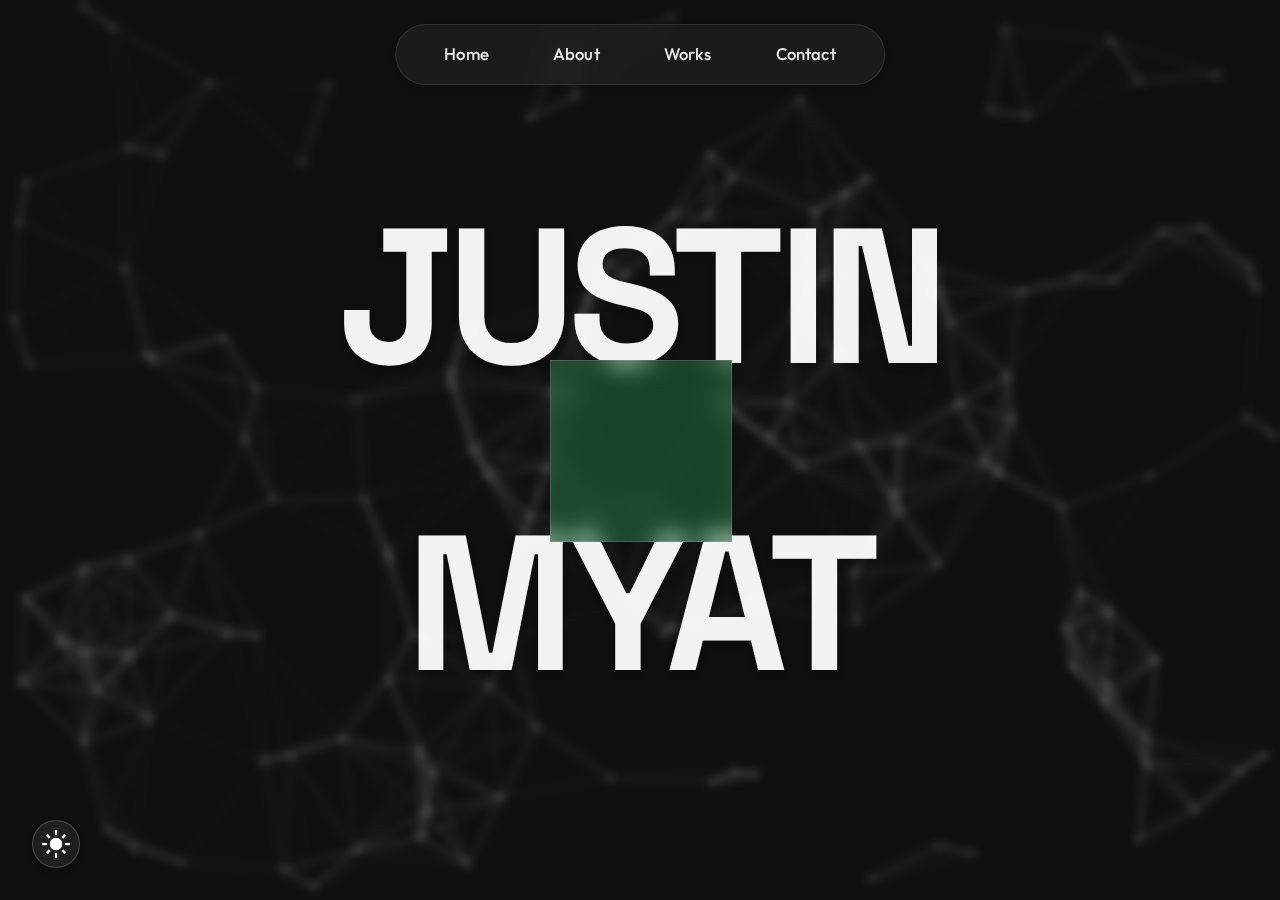
<file: index.html>
<!DOCTYPE html>
<html lang="en">
<head>
    <meta charset="UTF-8">
    <meta name="viewport" content="width=device-width, initial-scale=1.0">
    <title>Justin Myat | Portfolio</title>
    <link rel="stylesheet" href="styles.css">
    <link rel="icon" href="images/Cube.png" type="image/png">
</head>
<body>
    <div class="glass-overlay"></div>
    <canvas id="particle-canvas"></canvas>
    
    <div class="title">JUSTIN MYAT</div>
    <div class="menu">
        <div><a href="index.html" class="dropdown-link">Home</a></div>
        <div><a href="about.html" class="dropdown-link">About</a></div>
        <div><a href="works.html" class="dropdown-link">Works</a></div>
        <div><a href="contact.html" class="dropdown-link">Contact</a></div>
    </div>

    <main class="main">
        <div class="container">
            <div class="cube">
                <div class="face front"></div>
                <div class="face back"></div>
                <div class="face left"></div>
                <div class="face right"></div>
                <div class="face top"></div>
                <div class="face bottom"></div>
            </div>
        </div>
    </main>

    <button id="theme-toggle" class="theme-toggle">
        <img src="images/Icons/moon.png" alt="Dark Mode" class="theme-icon dark-icon">
        <img src="images/Icons/sun.png" alt="Light Mode" class="theme-icon light-icon">
    </button>
    <script src="background.js"></script>
    <script src="script.js"></script>
    <script>
        // Initialize particle network
        const canvas = document.getElementById('particle-canvas');
        console.log('Canvas element:', canvas); // Debug log
        if (canvas) {
            console.log('Canvas dimensions:', canvas.width, canvas.height); // Debug log
            new ParticleNetwork(canvas);
        } else {
            console.error('Canvas not found!');
        }
    </script>
</body>
</html>
</file>
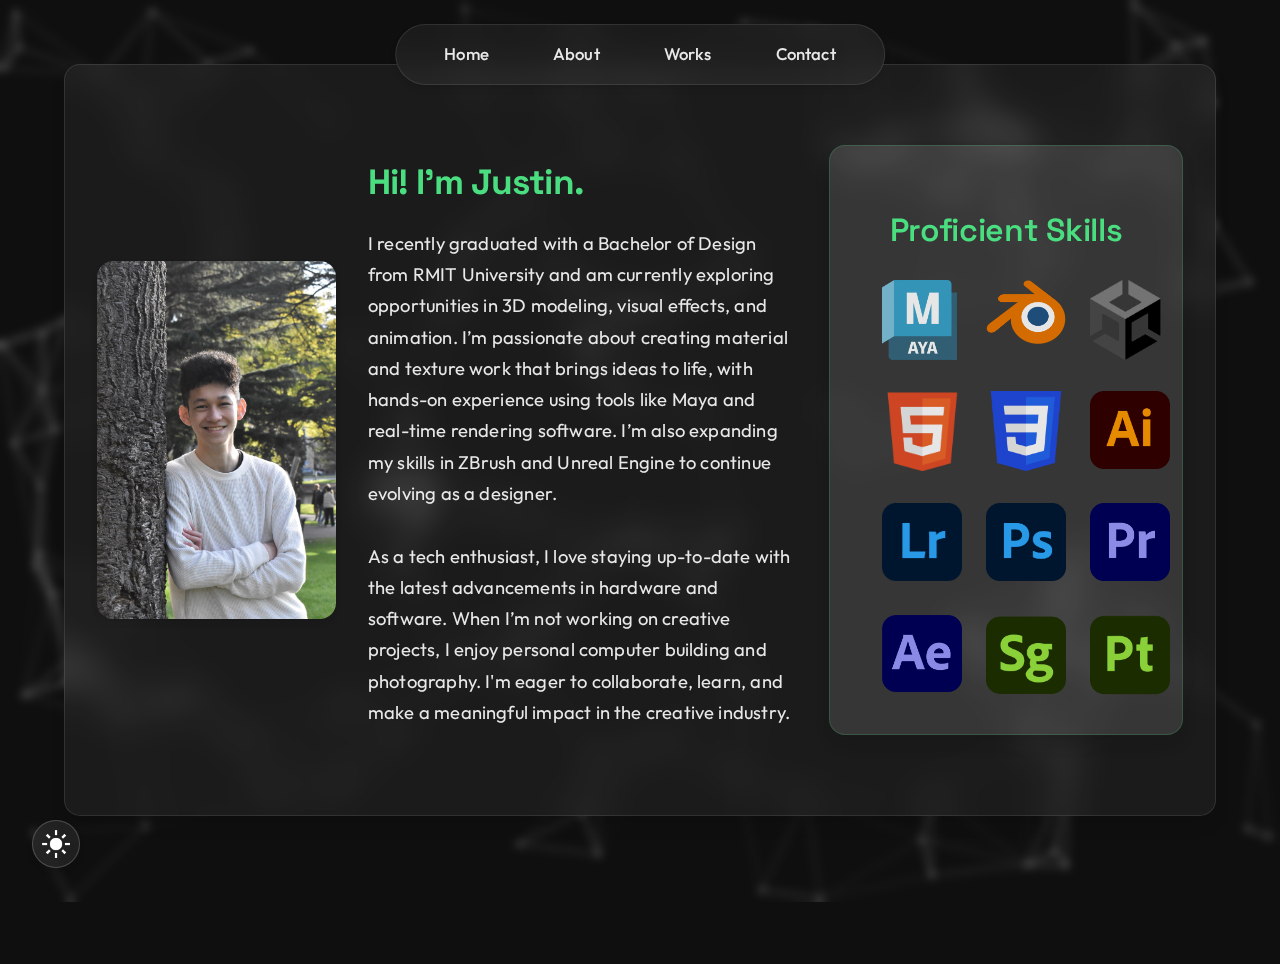
<file: about.html>
<!DOCTYPE html>
<html lang="en">
<head>
    <meta charset="UTF-8">
    <meta name="viewport" content="width=device-width, initial-scale=1.0">
    <title>Justin Myat | About</title>
    <link rel="stylesheet" href="styles.css">
    <link rel="icon" href="images/Cube.png" type="image/png">
</head>
<body class="no-scroll">
    <div class="menu">
        <div><a href="index.html" class="dropdown-link">Home</a></div>
        <div><a href="about.html" class="dropdown-link">About</a></div>
        <div><a href="works.html" class="dropdown-link">Works</a></div>
        <div><a href="contact.html" class="dropdown-link">Contact</a></div>
    </div>
    
    <main>
        <div class="profabout">
            <img src="images/profile.JPG" alt="A description of my image" id="profile">
            
            <div class="abouttext">
                <div class="abouttitle"> Hi! I'm Justin.</div>
                I recently graduated with a Bachelor of Design from RMIT University and 
                am currently exploring opportunities in 3D modeling, visual effects, and animation. I’m passionate about
                creating material and texture work that brings ideas to life, with hands-on experience using tools like 
                Maya and real-time rendering software. I’m also expanding my skills in ZBrush and Unreal Engine to continue 
                evolving as a designer.
                <br>
                <br>
                As a tech enthusiast, I love staying up-to-date with the latest advancements in hardware and software. When
                I’m not working on creative projects, I enjoy personal computer building and photography. I'm eager to 
                collaborate, learn, and make a meaningful impact in the creative industry.
            </div>
        


                                <!-- Skills Section with Skill Bars -->
                                <section class="skills">
                                    <h2>Proficient Skills</h2>
                                    <div class="skill">
                                    <div id="label"><img src="images/AboutIcons/Maya.png" alt="Maya Icon" class="skill-icon"></div>
                                    <div id="label"><img src="images/AboutIcons/Blender.png" alt="Blender Icon" class="skill-icon"></div>
                                    <div id="label"><img src="images/AboutIcons/Unity1.png" alt="Unity Icon" class="skill-icon"></div>
                                    <div id="label"><img src="images/AboutIcons/HTML.png" alt="HTML Icon" class="skill-icon"></div>
                                    <div id="label"><img src="images/AboutIcons/CSS.png" alt="CSS Icon" class="skill-icon"></div>
                                    <div id="label"><img src="images/AboutIcons/Illustrator.png" alt="CSS Icon" class="skill-icon"></div>
                                    <div id="label"><img src="images/AboutIcons/Lightroom.png" alt="LR Icon" class="skill-icon"></div>
                                    <div id="label"><img src="images/AboutIcons/Photoshop.png" alt="PS Icon" class="skill-icon"></div>
                                    <div id="label"><img src="images/AboutIcons/Premiere.png" alt="PP Icon" class="skill-icon"></div>
                                    <div id="label"><img src="images/AboutIcons/After Effects.png" alt="AE Icon" class="skill-icon"></div>
                                    <div id="label"><img src="images/AboutIcons/Stager.png" alt="SS Icon" class="skill-icon"></div>
                                    <div id="label"><img src="images/AboutIcons/Substance.png" alt="SP Icon" class="skill-icon"></div>
                                    </div>
                                </section>     
        </div>


    </main>

    <button id="theme-toggle" class="theme-toggle">
        <img src="images/Icons/moon.png" alt="Dark Mode" class="theme-icon dark-icon">
        <img src="images/Icons/sun.png" alt="Light Mode" class="theme-icon light-icon">
    </button>
    <script src="script.js"></script>
    <div class="glass-overlay"></div>
    <canvas id="particle-canvas"></canvas>
    <script src="background.js"></script>
    <script>
        // Initialize particle network
        const canvas = document.getElementById('particle-canvas');
        new ParticleNetwork(canvas);
    </script>
</body>
</html>
</file>
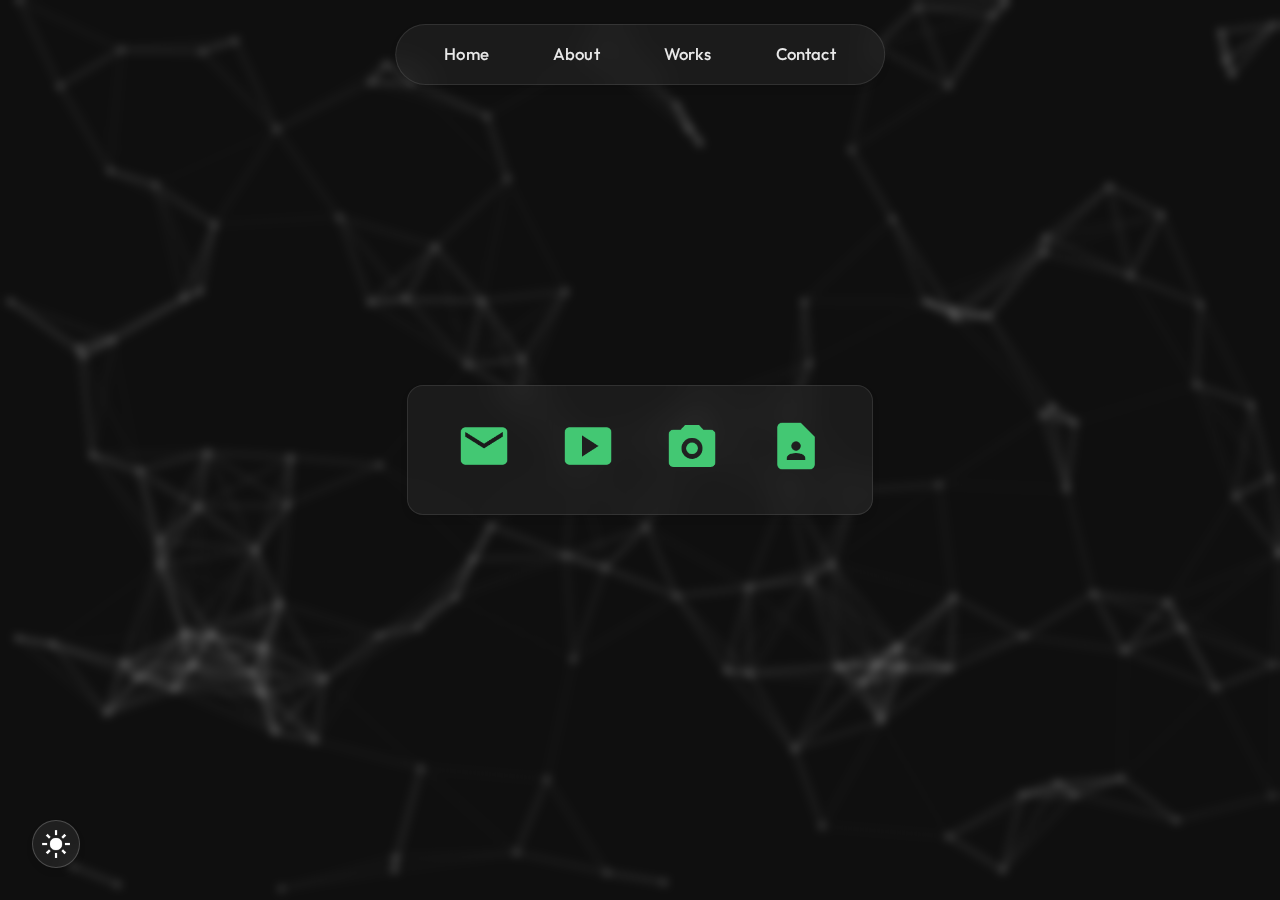
<file: contact.html>
<!DOCTYPE html>
<html lang="en">
<head>
    <meta charset="UTF-8">
    <meta name="viewport" content="width=device-width, initial-scale=1.0">
    <title>Justin Myat | Contact</title>
    <link rel="stylesheet" href="styles.css">
    <link rel="icon" href="images/Cube.png" type="image/png">
</head>
<body class="no-scroll">
    <div class="menu">
        <div><a href="index.html" class="dropdown-link">Home</a></div>
        <div><a href="about.html" class="dropdown-link">About</a></div>
        <div><a href="works.html" class="dropdown-link">Works</a></div>
        <div><a href="contact.html" class="dropdown-link">Contact</a></div>
    </div>

    <div class="contact-container">
        <div class="contact-icons">
            <a href="mailto:justinvachel66@gmail.com"><img src="images/Icons/mail.png" alt="Email"></a>
            <a href="https://www.youtube.com/channel/UC_0vQAlw5WVAIJSV38byeOQ" target="_blank"><img src="images/Icons/youtube.png" alt="YouTube"></a>
            <a href="https://www.instagram.com/justin_takes/" target="_blank"><img src="images/Icons/insta.png" alt="Instagram"></a>
            <a href="https://www.linkedin.com/in/justin-myat-70649631b/" target="_blank"><img src="images/Icons/link.png" alt="LinkedIn"></a>
        </div>
    </div>

    <button id="theme-toggle" class="theme-toggle">
        <img src="images/Icons/moon.png" alt="Dark Mode" class="theme-icon dark-icon">
        <img src="images/Icons/sun.png" alt="Light Mode" class="theme-icon light-icon">
    </button>
    <div class="glass-overlay"></div>
    <canvas id="particle-canvas"></canvas>
    <script src="script.js"></script>
    <script src="background.js"></script>
    <script>
        // Initialize particle network
        const canvas = document.getElementById('particle-canvas');
        new ParticleNetwork(canvas);
    </script>
</body>
</html>
</file>
<file: styles.css>
@import url('https://fonts.googleapis.com/css2?family=Outfit:wght@300;400;500;600;700&family=Space+Grotesk:wght@400;500;600;700&display=swap');

body {
  margin: 0;
  padding: 0;
  min-height: 100vh;
  background: #0f0f0f;
  color: #fff;
  font-family: 'Outfit', sans-serif;
  line-height: 1.6;
  letter-spacing: 0.015em;
}

[data-theme="light"] body {
  background: #f8fafc;
  color: #0a0f0d;
}

a {
  text-decoration: none;
  color: #4ade80;
  transition: color 0.2s ease;
  font-weight: 500;
}

a:hover {
  color: #22c55e;
}

.menu {
  display: flex;
  gap: 2rem;
  justify-content: center;
  align-items: center;
  position: fixed;
  top: 1.5rem;
  left: 50%;
  transform: translateX(-50%);
  padding: 1rem 2rem;
  background: rgba(255, 255, 255, 0.05);
  backdrop-filter: blur(15px);
  border-radius: 999px;
  border: 1px solid rgba(255, 255, 255, 0.1);
  box-shadow: 0 4px 6px rgba(0, 0, 0, 0.1);
  color: #ffffff;
  z-index: 50;
  font-weight: 500;
  letter-spacing: 0.02em;
}

.title {
  position: fixed;
  top: 50%;
  left: 50%;
  transform: translate(-50%, -50%);
  color: rgba(255, 255, 255, 0.95);
  font-size: clamp(4rem, 15vw, 14rem);
  font-family: 'Space Grotesk', sans-serif;
  font-weight: 700;
  text-align: center;
  letter-spacing: -0.04em;
  text-shadow: 0 4px 6px rgba(0, 0, 0, 0.2);
}

h1 {
  color: #ffffff;
  font-size: 2.2rem;
  font-family: 'Space Grotesk', sans-serif;
  font-weight: 600;
  position: fixed;
  bottom: 32%;
  left: 50%;
  transform: translateX(-50%);
  width: 100%;
  text-align: center;
  letter-spacing: -0.02em;
}

.dropdown-link {
  color: rgba(255, 255, 255, 0.9);
  cursor: pointer;
  font-family: 'Outfit', sans-serif;
  font-size: 1.05rem;
  font-weight: 500;
  padding: 0.5rem 1rem;
  border-radius: 0.5rem;
  transition: all 0.2s ease;
  letter-spacing: 0.01em;
}

.dropdown-link:hover {
  color: #4ade80;
  background: rgba(255, 255, 255, 0.12);
  transform: translateY(-2px);
}

.contacts {
  position: fixed;
  bottom: 0%;
  left: 50%;
  transform: translate(-50%, -50%);
  display: flex;
  gap: 3rem;
  justify-content:center;
  align-items:center;
}

.contacts a img {
  width: 3.5rem;
  height: 3.5rem;
  transition: all 0.3s cubic-bezier(0.4, 0, 0.2, 1);
  filter: brightness(0.9);
}

.contacts a:hover img {
  transform: translateY(-4px);
  filter: brightness(1.1);
}

.container {
  text-align: center;
  position: relative;
  min-height: 100vh;
}

.main {
  display: flex;
  flex-direction: column;
  justify-content: center;
  align-items: center;
  min-height: 100vh;
  color: rgba(255, 255, 255, 0.9);
  font-family: 'Outfit', sans-serif;
}

.cube {
  width: 180px;
  height: 180px;
  position: fixed;
  top: 50%;
  left: 50%;
  transform: translate(-50%, -50%) rotateX(0) rotateY(0);
  transform-style: preserve-3d;
  animation: rotate 8s infinite cubic-bezier(0.4, 0, 0.2, 1);
  z-index: 1;
}

.face {
  position: absolute;
  width: 180px;
  height: 180px;
  border: 1px solid rgba(255, 255, 255, 0.15);
  display: flex;
  justify-content: center;
  align-items: center;
  font-size: 1.5rem;
  font-weight: 600;
  backdrop-filter: blur(8px);
  transition: all 0.3s ease;
  font-family: 'Space Grotesk', sans-serif;
}

.front  { background: rgba(74, 222, 128, 0.15); transform: translateZ(90px); }
.back   { background: rgba(34, 197, 94, 0.15); transform: rotateY(180deg) translateZ(90px); }
.left   { background: rgba(21, 128, 61, 0.15); transform: rotateY(-90deg) translateZ(90px); }
.right  { background: rgba(22, 163, 74, 0.15); transform: rotateY(90deg) translateZ(90px); }
.top    { background: rgba(132, 225, 164, 0.15); transform: rotateX(90deg) translateZ(90px); }
.bottom { background: rgba(16, 185, 129, 0.15); transform: rotateX(-90deg) translateZ(90px); }

.text-container {
  margin-top: 12rem;
  text-align: center;
}

@keyframes rotate {
  from {
    transform: translate(-50%, -50%) rotateX(0) rotateY(0);
  }
  to {
    transform: translate(-50%, -50%) rotateX(360deg) rotateY(360deg);
  }
}

.profabout {
  font-family: 'Outfit', sans-serif;
  background: rgba(255, 255, 255, 0.05);
  margin: 5%;
  border-radius: 1rem;
  padding: 2rem;
  display: flex;
  align-items: center;
  gap: 2rem;
  box-shadow: 0 10px 15px rgba(0, 0, 0, 0.1);
  backdrop-filter: blur(15px);
  border: 1px solid rgba(255, 255, 255, 0.1);
}

#profile {
  border-radius: 1rem;
  width: 22%;
  height: 25%;
  object-fit: cover;
  box-shadow: 0 4px 6px rgba(0, 0, 0, 0.1);
}

.abouttext {
  color: rgba(255, 255, 255, 0.9);
  font-size: 1.15rem;
  max-width: 32rem;
  margin-left: auto;
  line-height: 1.7;
  letter-spacing: 0.01em;
}

.abouttitle {
  font-size: 2.2rem;
  font-weight: 700;
  margin-bottom: 1rem;
  color: #4ade80;
  font-family: 'Space Grotesk', sans-serif;
  letter-spacing: -0.02em;
}

.skills {
  background: rgba(255, 255, 255, 0.07);
  padding: 2rem;
  width: 100%;
  max-width: 32rem;
  border: 1px solid rgba(74, 222, 128, 0.2);
  border-radius: 1rem;
  margin: 3rem auto;
  box-shadow: 0 10px 15px rgba(0, 0, 0, 0.1);
  backdrop-filter: blur(12px);
}

.skills h2 {
  color: #4ade80;
  font-size: 2rem;
  margin-bottom: 1.5rem;
  text-align: center;
  font-weight: 600;
  font-family: 'Space Grotesk', sans-serif;
  letter-spacing: -0.01em;
}

.skill {
  margin-left: 7%;
  display: grid;
  grid-template-columns: repeat(3, 1fr);
  grid-template-rows: repeat(4, 1fr);
  gap: 1.5rem;
}

.skill-icon {
  max-width: 5rem;
  max-height: 5rem;
  transition: transform 0.3s ease;
  filter: brightness(0.9);
}

.skill-icon:hover {
  transform: scale(1.1);
  filter: brightness(1.1);
}

.skill-bar {
  width: 70%;
  background-color: rgba(74, 222, 128, 0.15);
  color: #ffffff;
  padding: 0.5rem 1rem;
  text-align: center;
  border-radius: 0.5rem;
  transition: all 0.3s ease;
  max-width: 100%;
  font-weight: 500;
  box-shadow: 0 2px 4px rgba(0, 0, 0, 0.1);
  backdrop-filter: blur(4px);
  letter-spacing: 0.02em;
}

.work-container {
  display: grid;
  grid-template-columns: repeat(auto-fill, minmax(250px, 1fr));
  gap: 2rem;
  margin-top: 5%;
  padding: 2rem;
  max-width: 1200px;
  width: 100%;
}

.work-card {
  background: rgba(255, 255, 255, 0.07);
  border: 1px solid rgba(74, 222, 128, 0.2);
  border-radius: 1rem;
  overflow: hidden;
  cursor: pointer;
  box-shadow: 0 10px 15px rgba(0, 0, 0, 0.1);
  transition: all 0.3s cubic-bezier(0.4, 0, 0.2, 1);
  backdrop-filter: blur(12px);
}

.work-card:hover {
  transform: translateY(-8px);
  border-color: #4ade80;
  box-shadow: 0 20px 25px rgba(0, 0, 0, 0.15);
}

.work-card img {
  width: 100%;
  height: 80%;
  object-fit: cover;
  object-position: center;
  transition: transform 0.3s ease;
}

.work-card:hover img {
  transform: scale(1.05);
}

.work-card h3 {
  text-align: center;
  font-family: 'Space Grotesk', sans-serif;
  color: #4ade80;
  padding: 1rem;
  font-size: 1.25rem;
  font-weight: 600;
  letter-spacing: -0.01em;
}

.close {
  position: absolute;
  background: rgba(239, 68, 68, 0.15);
  top: 1rem;
  right: 1rem;
  width: 2rem;
  height: 2rem;
  border-radius: 50%;
  cursor: pointer;
  transition: all 0.2s ease;
  padding: 0.25rem;
}

.close:hover {
  transform: scale(1.1);
  background: rgba(239, 68, 68, 0.25);
}

.popup {
  display: none;
  position: fixed;
  top: 0;
  left: 0;
  width: 100%;
  height: 100%;
  justify-content: center;
  padding: 2rem;
  align-items: center;
  z-index: 1001;
  background: rgba(0, 0, 0, 0.85);
  backdrop-filter: blur(12px);
  transition: all 0.3s cubic-bezier(0.4, 0, 0.2, 1);
}

.popup-active {
  display: flex;
  opacity: 1;
  transform: translateX(0);
}

.popup-closing {
  opacity: 0;
  transform: translateY(100%);
}

#popup-image {
  width: 100%;
  max-width: 100%;
  height: auto;
  border-radius: 0.75rem;
  border: 1px solid rgba(74, 222, 128, 0.2);
}

#popup-video {
  display: block;
  margin: 1rem auto;
  width: 100%;
  max-width: 800px;
  border: 1px solid rgba(74, 222, 128, 0.2);
  border-radius: 0.75rem;
}

.popup-content {
  position: relative;
  background: rgba(255, 255, 255, 0.07);
  overflow-y: auto;
  padding: 2rem;
  border-radius: 1rem;
  z-index: 1002;
  width: 90%;
  max-width: 1200px;
  max-height: 85vh;
  transition: all 0.3s cubic-bezier(0.4, 0, 0.2, 1);
  box-shadow: 0 25px 50px rgba(0, 0, 0, 0.25);
  backdrop-filter: blur(12px);
  border: 1px solid rgba(74, 222, 128, 0.2);
}

.popup-content::-webkit-scrollbar {
  width: 8px;
}

.popup-content::-webkit-scrollbar-track {
  background: rgba(255, 255, 255, 0.05);
  border-radius: 999px;
}

.popup-content::-webkit-scrollbar-thumb {
  background: rgba(74, 222, 128, 0.2);
  border-radius: 999px;
}

.popup-content::-webkit-scrollbar-thumb:hover {
  background: rgba(74, 222, 128, 0.3);
}

#popup-title {
  font-family: 'Space Grotesk', sans-serif;
  background: rgba(255, 255, 255, 0.1);
  color: #4ade80;
  border-radius: 0.75rem;
  padding: 1.5rem;
  margin-bottom: 1rem;
  font-size: 1.6rem;
  font-weight: 600;
  backdrop-filter: blur(4px);
  letter-spacing: -0.01em;
}

#popup-description {
  font-family: 'Outfit', sans-serif;
  background: rgba(255, 255, 255, 0.1);
  color: rgba(255, 255, 255, 0.9);
  border-radius: 0.75rem;
  padding: 1.5rem;
  line-height: 1.7;
  backdrop-filter: blur(4px);
  letter-spacing: 0.01em;
  font-size: 1.1rem;
}

html::-webkit-scrollbar {
  width: 8px;
}

html::-webkit-scrollbar-track {
  background: rgba(255, 255, 255, 0.05);
  border-radius: 999px;
}

html::-webkit-scrollbar-thumb {
  background: rgba(74, 222, 128, 0.2);
  border-radius: 999px;
}

html::-webkit-scrollbar-thumb:hover {
  background: rgba(74, 222, 128, 0.3);
}

/* Theme Toggle Button - Dark Mode (default) */
.theme-toggle {
    position: fixed;
    bottom: 2rem;
    left: 2rem;
    width: 3rem;
    height: 3rem;
    border-radius: 50%;
    background: rgba(255, 255, 255, 0.07);
    border: 1px solid rgba(255, 255, 255, 0.2);
    cursor: pointer;
    transition: all 0.3s ease;
    z-index: 1000;
    padding: 0.5rem;
    backdrop-filter: blur(10px);
    box-shadow: 0 4px 6px rgba(0, 0, 0, 0.1);
}

.theme-toggle:hover {
    transform: scale(1.1);
    border-color: rgba(74, 222, 128, 0.3);
    box-shadow: 0 6px 8px rgba(0, 0, 0, 0.15);
}

.theme-icon {
    width: 100%;
    height: 100%;
    object-fit: contain;
    transition: all 0.3s ease;
}

/* Light Mode Styles for Theme Toggle */
[data-theme="light"] .theme-toggle {
    background: rgba(255, 255, 255, 0.1);
    border: 1.5px solid rgba(0, 0, 0, 0.4);
    box-shadow: 0 4px 6px rgba(0, 0, 0, 0.1);
}

[data-theme="light"] .theme-toggle:hover {
    transform: scale(1.1);
    border-color: rgba(22, 163, 74, 0.7);
    box-shadow: 0 6px 8px rgba(0, 0, 0, 0.15);
}

/* Icon Display Rules */
.light-icon {
    display: block;
}

.dark-icon {
    display: none;
}

[data-theme="light"] .light-icon {
    display: none;
}

[data-theme="light"] .dark-icon {
    display: block;
}

/* Light Mode Styles */
[data-theme="light"] {
    --bg-color: #f5f5f500;
    --text-color: #1a1a1a;
    --title-color: rgba(0, 0, 0, 0.9);
    --menu-bg: rgba(0, 0, 0, 0.05);
    --border-color: rgba(0, 0, 0, 0.1);
}

[data-theme="light"] body {
    color: var(--text-color);
}

[data-theme="light"] .title {
    color: var(--title-color);
}

[data-theme="light"] .menu {
    background: var(--menu-bg);
    border-color: var(--border-color);
}

[data-theme="light"] .dropdown-link {
    color: var(--text-color);
}

[data-theme="light"] .dropdown-link:hover {
    background: rgba(0, 0, 0, 0.05);
}

[data-theme="light"] .light-icon {
    display: none;
}

[data-theme="light"] .dark-icon {
    display: block;
}

[data-theme="light"] .profabout,
[data-theme="light"] .skills,
[data-theme="light"] .work-card,
[data-theme="light"] .popup-content {
    background: rgba(255, 255, 255, 0.2);
    backdrop-filter: blur(15px);
}

[data-theme="light"] .popup {
    background: rgba(255, 255, 255, 0.95);
}

[data-theme="light"] #popup-description {
    background: rgba(0, 0, 0, 0.03);
    color: var(--text-color);
}

[data-theme="light"] #popup-title {
    background: rgba(0, 0, 0, 0.03);
}

[data-theme="light"] .cube .face {
    background: rgba(22, 163, 74, 0.15);
    border-color: rgba(22, 163, 74, 0.5);
    box-shadow: 0 0 15px rgba(22, 163, 74, 0.1);
}

[data-theme="light"] .main,
[data-theme="light"] .container {
    background-color: var(--bg-color);
}

[data-theme="light"] .face {
    border: 1px solid rgba(22, 163, 74, 0.5);
}

[data-theme="light"] .front  { background: rgba(22, 163, 74, 0.2); }
[data-theme="light"] .back   { background: rgba(22, 163, 74, 0.25); }
[data-theme="light"] .left   { background: rgba(22, 163, 74, 0.3); }
[data-theme="light"] .right  { background: rgba(22, 163, 74, 0.25); }
[data-theme="light"] .top    { background: rgba(22, 163, 74, 0.2); }
[data-theme="light"] .bottom { background: rgba(22, 163, 74, 0.3); }

[data-theme="light"] .abouttext {
    color: var(--text-color);
}

[data-theme="light"] .abouttitle {
    color: #16a34a;
}

[data-theme="light"] h1 {
    color: var(--text-color);
}

[data-theme="light"] .skills h2 {
    color: #16a34a;
}

[data-theme="light"] .skill-bar {
    color: var(--text-color);
    background-color: rgba(74, 222, 128, 0.2);
}

[data-theme="light"] .contacts a img {
    filter: brightness(0.6);
}

[data-theme="light"] .contacts a:hover img {
    filter: brightness(0.5);
}

/* Contact Form Styles */
.contact-container {
    display: flex;
    justify-content: center;
    align-items: center;
    min-height: 100vh;
    padding: 0 2rem;
}

.contact-icons {
    display: flex;
    gap: 3rem;
    justify-content: center;
    align-items: center;
    background: rgba(255, 255, 255, 0.05);
    backdrop-filter: blur(15px);
    padding: 2rem 3rem;
    border-radius: 1rem;
    border: 1px solid rgba(255, 255, 255, 0.1);
    box-shadow: 0 4px 6px rgba(0, 0, 0, 0.1);
}

.contact-icons a img {
    width: 3.5rem;
    height: 3.5rem;
    transition: all 0.3s cubic-bezier(0.4, 0, 0.2, 1);
    filter: brightness(0.9);
}

.contact-icons a:hover img {
    transform: translateY(-4px);
    filter: brightness(1.1);
}

/* Light mode styles for contact icons */
[data-theme="light"] .contact-icons {
    background: rgba(255, 255, 255, 0.15);
    border: 1px solid rgba(0, 0, 0, 0.1);
}

[data-theme="light"] .contact-icons a img {
    filter: brightness(0.6);
}

[data-theme="light"] .contact-icons a:hover img {
    filter: brightness(0.5);
}

.no-scroll {
    overflow: hidden;
    height: 100vh;
}

/* Light Mode Styles */
[data-theme="light"] .profabout {
    background: rgba(255, 255, 255, 0.15);
    backdrop-filter: blur(15px);
    border: 1px solid rgba(0, 0, 0, 0.1);
    box-shadow: 0 4px 6px rgba(0, 0, 0, 0.05);
}

[data-theme="light"] .skills {
    background: rgba(255, 255, 255, 0.15);
    backdrop-filter: blur(15px);
    border: 1px solid rgba(0, 0, 0, 0.1);
    box-shadow: 0 4px 6px rgba(0, 0, 0, 0.05);
}

[data-theme="light"] .work-card {
    background: rgba(255, 255, 255, 0.15);
    backdrop-filter: blur(15px);
    border: 1px solid rgba(0, 0, 0, 0.1);
    box-shadow: 0 4px 6px rgba(0, 0, 0, 0.05);
}

[data-theme="light"] .contact-section {
    background: rgba(255, 255, 255, 0.15);
    backdrop-filter: blur(15px);
    border: 1px solid rgba(0, 0, 0, 0.1);
    box-shadow: 0 4px 6px rgba(0, 0, 0, 0.05);
}

[data-theme="light"] .popup-content {
    background: rgba(255, 255, 255, 0.15);
    backdrop-filter: blur(15px);
    border: 1px solid rgba(0, 0, 0, 0.1);
    box-shadow: 0 4px 6px rgba(0, 0, 0, 0.05);
}

/* Hover effects for cards and interactive elements */
[data-theme="light"] .work-card:hover {
    border-color: rgba(0, 0, 0, 0.2);
    box-shadow: 0 6px 8px rgba(0, 0, 0, 0.1);
}

[data-theme="light"] #popup-title,
[data-theme="light"] #popup-description {
    background: rgba(255, 255, 255, 0.15);
    backdrop-filter: blur(15px);
    border: 1px solid rgba(0, 0, 0, 0.1);
}

#particle-canvas {
    position: fixed;
    top: 0;
    left: 0;
    width: 100%;
    height: 100%;
    z-index: -2;
    pointer-events: none;
}

/* Add glass overlay */
.glass-overlay {
    position: fixed;
    top: 0;
    left: 0;
    width: 100%;
    height: 100%;
    z-index: -1;
    pointer-events: none;
    backdrop-filter: blur(5px);
    -webkit-backdrop-filter: blur(5px);
}

/* Light mode */
[data-theme="light"] .glass-overlay {
    background: rgba(255, 255, 255, 0.02);
    border: 1px solid rgba(255, 255, 255, 0.05);
}

[data-theme="light"] #particle-canvas {
    background: rgba(255, 255, 255, 0.95);
}

/* Dark mode */
[data-theme="dark"] .glass-overlay {
    background: rgba(0, 0, 0, 0.0002);
    border: 1px solid rgba(255, 255, 255, 0);
}

[data-theme="dark"] #particle-canvas {
    background: rgba(0, 0, 0, 0.0095);
}
</file>
